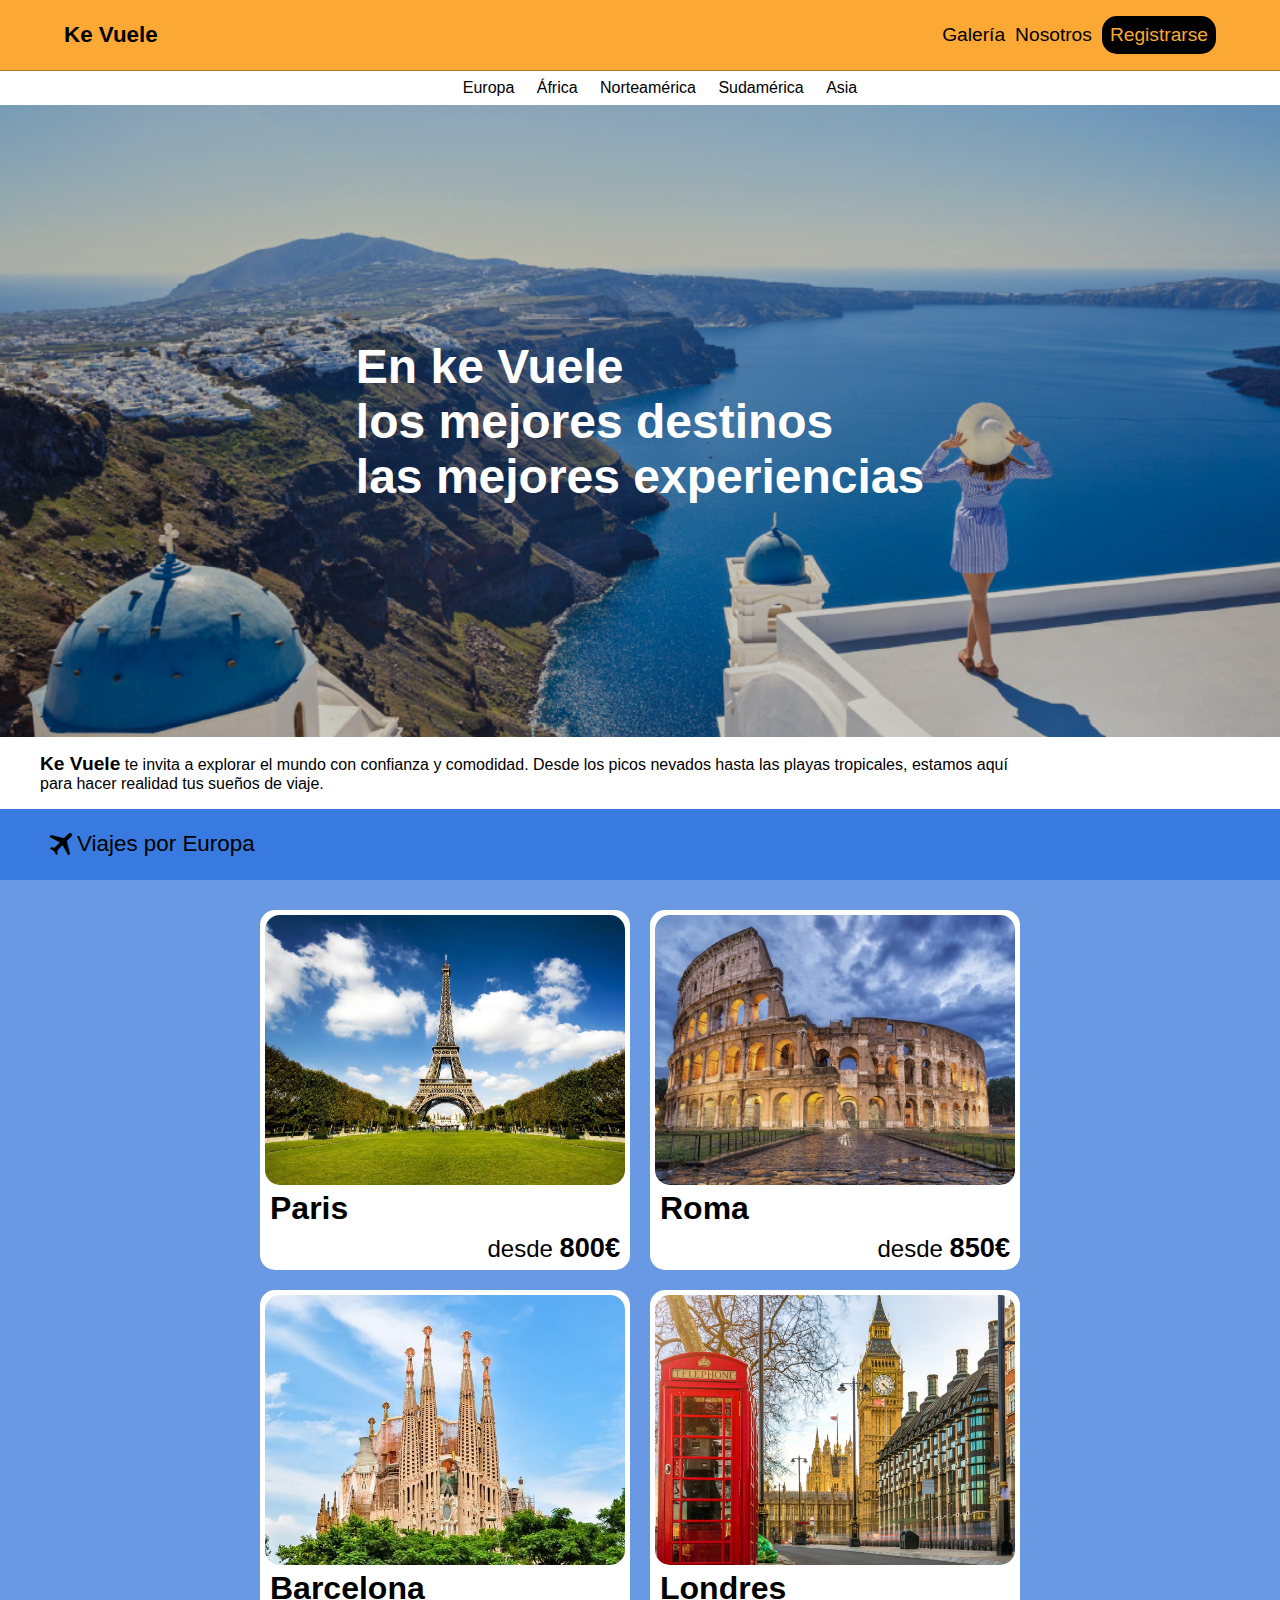
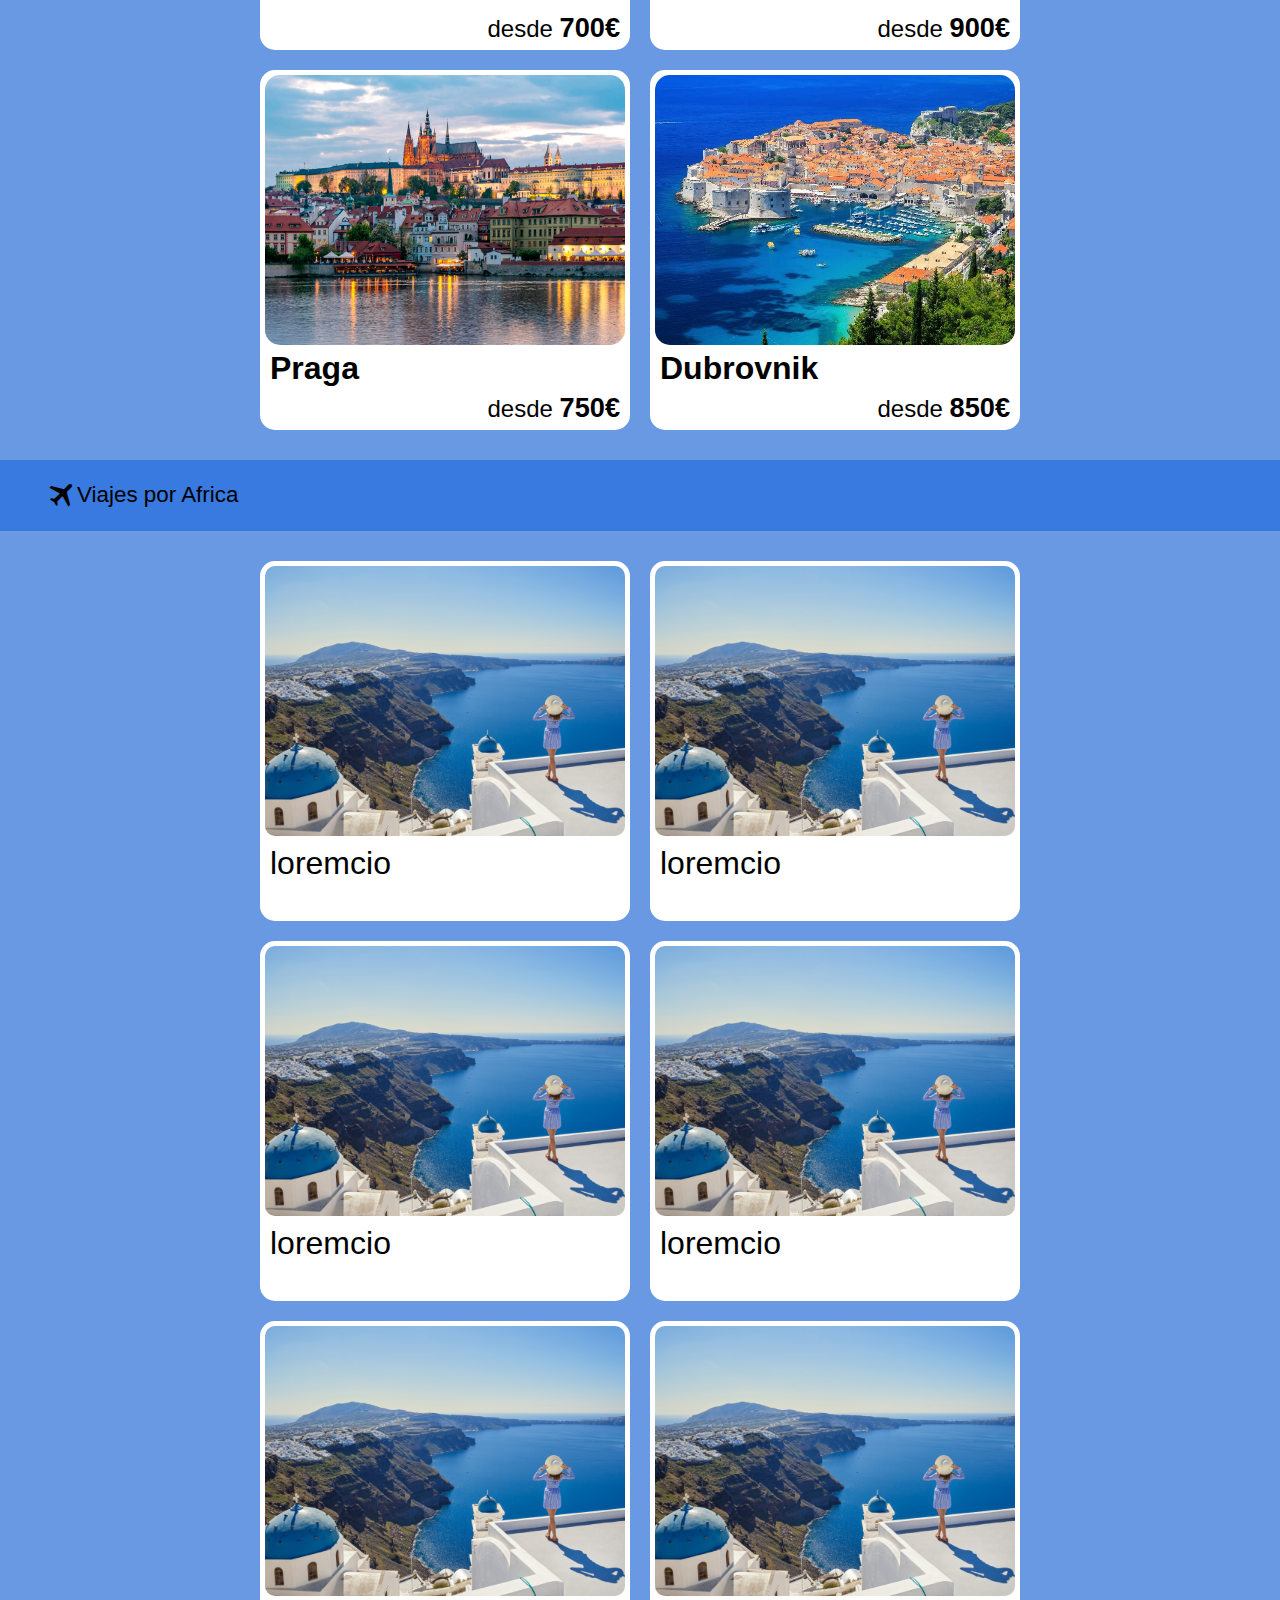
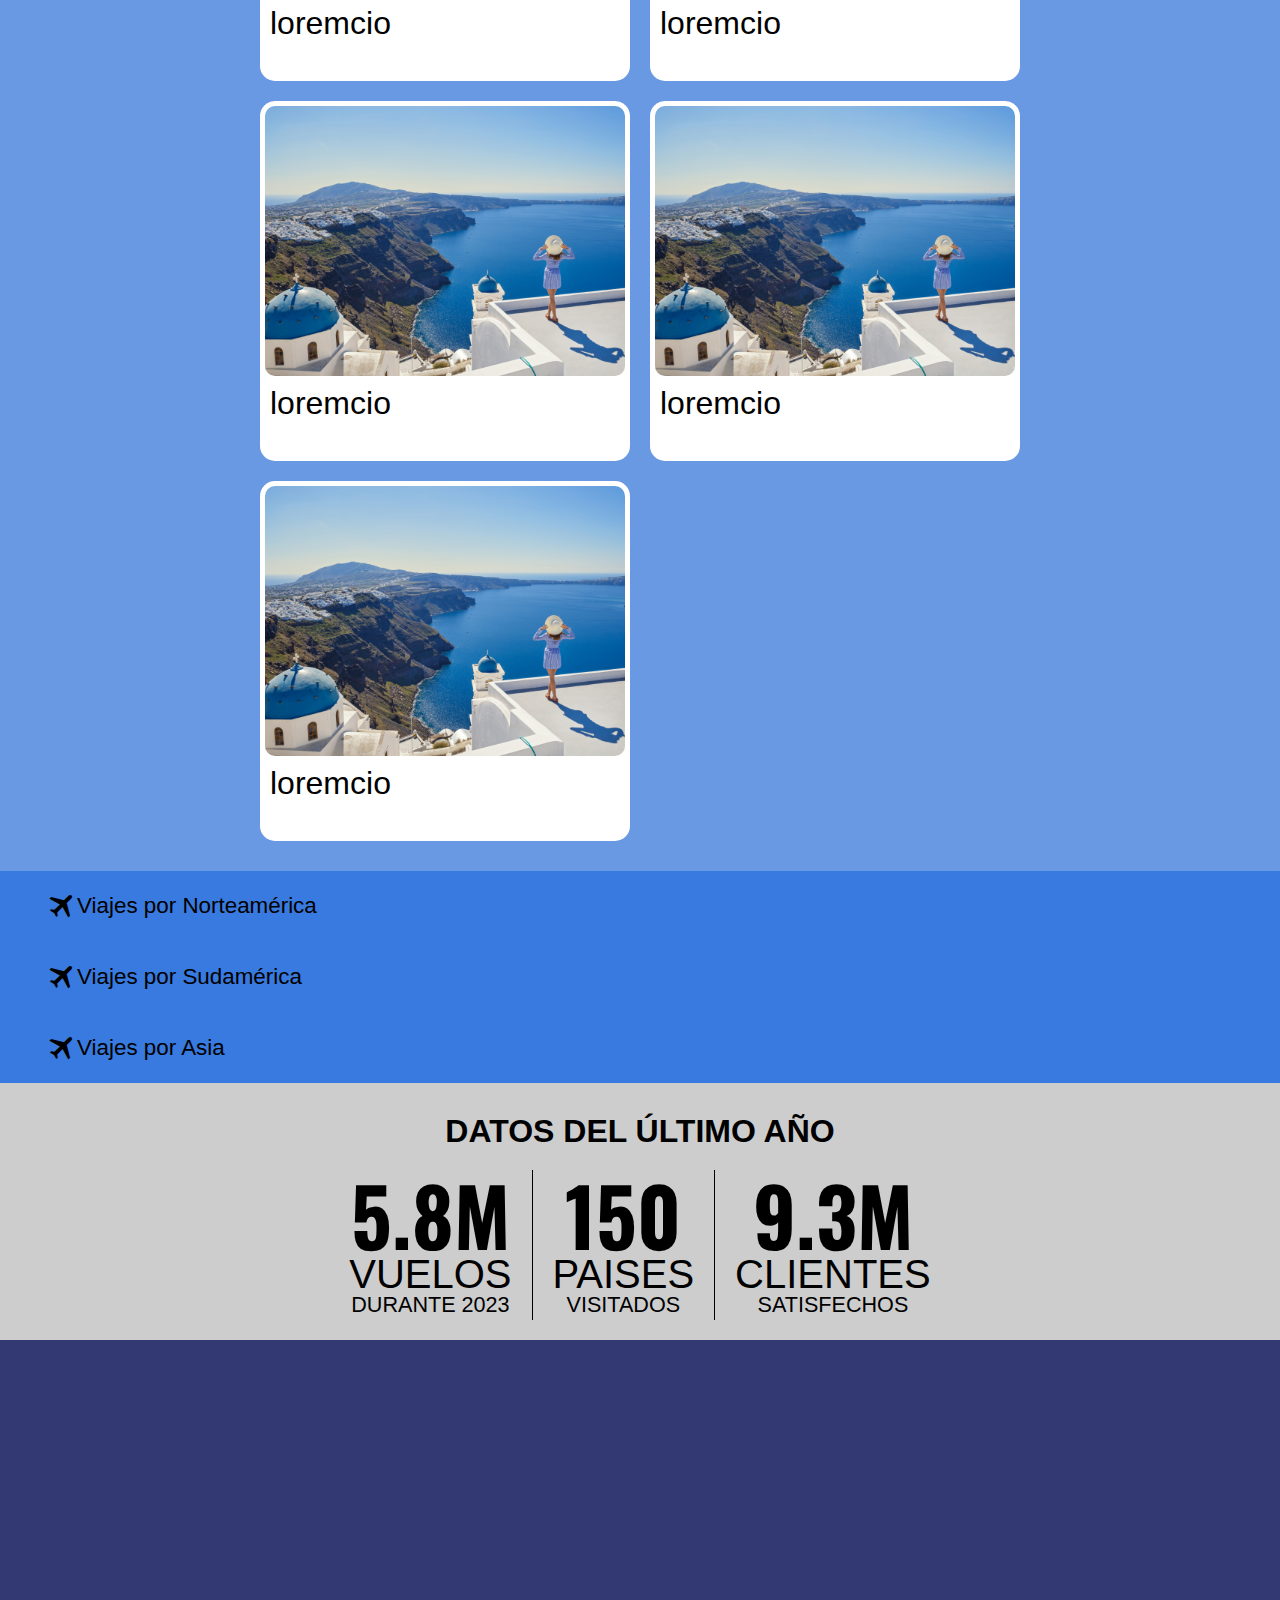
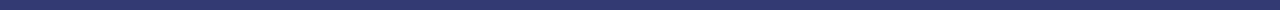
<file: index.html>
<!DOCTYPE html>
<html lang="es">

<head>
    <meta charset="UTF-8">
    <meta name="viewport" content="width=device-width, initial-scale=1.0">
    <link rel="stylesheet" href="index.css">
    <link rel="stylesheet" href="https://fonts.googleapis.com/css2?family=Material+Symbols+Outlined:opsz,wght,FILL,GRAD@24,400,0,0" />
    <link rel="shortcut icon" href="fotos/AgenciaLogo.jpg" type="image/x-icon">
    <meta name="keywords" content="agencia de viajes, viajes, turismo, destinos, aventura, experiencias de viaje, reservas de vuelos, reservas de hoteles, paquetes vacacionales, ofertas de viaje, viajes personalizados, viajes en grupo, tours, viajes de lujo, viajes económicos, exploración, viajes internacionales, viajes nacionales, actividades de ocio, viajes de fin de semana">
    <meta name="description" content="¡Descubre el mundo con Ke Vuele! Desde escapadas de fin de semana hasta aventuras globales, te llevamos a explorar destinos únicos con experiencias inolvidables. Encuentra tu próximo viaje con nosotros y haz realidad tus sueños de aventura y descubrimiento.">
    <meta name="author" content="Jesús Reyes Espejo">

    <meta name="og:title" content="Ke Vuele | Viajes al mejor precio">
    <meta property="og:type" content="website">
    <meta property="og:description" content="agencia de viajes, viajes, turismo, destinos, aventura, experiencias de viaje, reservas de vuelos, reservas de hoteles, paquetes vacacionales, ofertas de viaje, viajes personalizados, viajes en grupo, tours, viajes de lujo, viajes económicos, exploración, viajes internacionales, viajes nacionales, actividades de ocio, viajes de fin de semana">
    <meta property="og:image" content="fotos/AgenciaLogo.jpg">
    <meta property="og:site_name" content="Ke Vuele">
    <title>Ke Vuele | Viajes al mejor precio</title>
</head>

<body>
    <header>
        <div class="navbar">
            <ul>
                <a href="" id="KeViajeLink">
                    <li>Ke Vuele</li>
                </a>
                <a href="" id="apartadosNavbar">
                    <li>Galería</li>
                </a>
                <a href="" id="apartadosNavbar">
                    <li>Nosotros</li>
                </a>
                <a href="" id="logintBtn">
                    <li>Registrarse</li>
                </a>
            </ul>
        </div>
        <div class="secciones">
            <ul>
                <a href="#europa">
                    <li>Europa</li>
                </a>
                <a href="#africa">
                    <li>África</li>
                </a>
                <a href="#">
                    <li>Norteamérica</li>
                </a>
                <a href="#">
                    <li>Sudamérica</li>
                </a>
                <a href="#">
                    <li>Asia</li>
                </a>
            </ul>
        </div>
        <div class="presentacion">
            <div class="presentacionOpaco">
                <h2>En ke Vuele <br> los mejores destinos <br> las mejores experiencias</h2>
            </div>
        </div>
    </header>

    <main>
        <div class="cabecera">
            <div id="textoCabecera">
                <p><span>Ke Vuele</span> te invita a explorar el mundo con confianza y comodidad. Desde los picos nevados hasta las playas tropicales, estamos aquí para hacer realidad tus sueños de viaje.</p>
            </div>
        </div>


        <div id="viajes">

            <div id="tituloViaje">
                <span class="material-symbols-outlined">travel</span>
                <p id="europa">Viajes por Europa</p>
            </div>
            <div>
            <div class="contenedorAux">
                <div class="contendorTarjetas">
                    <div class="tarjeta">
                        <div class="contenedorImgTarjeta">
                            <a href=""><img src="Sitios/Paris1.jpg" alt="something"></a>
                        </div>
                        <p style="font-weight: 600;">Paris</p>
                        <p style="font-size: 1.5rem; text-align: end;">desde <span style="font-weight: 600; font-size: 1.7rem;">800€</span></p>
                    </div>

                    <div class="tarjeta">
                        <div class="contenedorImgTarjeta">
                            <a href=""><img src="Sitios/Roma1.jpeg" alt="something"></a>
                        </div>
                        <p style="font-weight: 600;">Roma</p>
                        <p style="font-size: 1.5rem; text-align: end;">desde <span style="font-weight: 600; font-size: 1.7rem;">850€</span></p>
                    </div>

                    <div class="tarjeta">
                        <div class="contenedorImgTarjeta">
                            <a href=""><img src="Sitios/Barcelona3.jpg" alt="something"></a>
                        </div>
                        <p style="font-weight: 600;">Barcelona</p>
                        <p style="font-size: 1.5rem; text-align: end;">desde <span style="font-weight: 600; font-size: 1.7rem;">700€</span></p>
                    </div>

                    <div class="tarjeta">
                        <div class="contenedorImgTarjeta">
                            <a href=""><img src="Sitios/Londres1.jpg" alt="something"></a>
                        </div>
                        <p style="font-weight: 600;">Londres</p>
                        <p style="font-size: 1.5rem; text-align: end;">desde <span style="font-weight: 600; font-size: 1.7rem;">900€</span></p>
                    </div>

                    <div class="tarjeta">
                        <div class="contenedorImgTarjeta">
                            <a href=""><img src="Sitios/praga1.jpg" alt="something"></a>
                        </div>
                        <p style="font-weight: 600;">Praga</p>
                        <p style="font-size: 1.5rem; text-align: end;">desde <span style="font-weight: 600; font-size: 1.7rem;">750€</span></p>
                    </div>

                    <div class="tarjeta">
                        <div class="contenedorImgTarjeta">
                            <img src="Sitios/Dubrovnik1.jpg" alt="something">
                        </div>
                        <p style="font-weight: 600;">Dubrovnik</p>
                        <p style="font-size: 1.5rem; text-align: end;">desde <span style="font-weight: 600; font-size: 1.7rem;">850€</span></p>
                    </div>

                </div>
                
            </div>

            <div id="tituloViaje">
                <span class="material-symbols-outlined">travel</span>
                <p id="africa">Viajes por Africa</p>
            </div>
            <div class="contenedorAux">
                <div class="contendorTarjetas">
                    <div class="tarjeta">
                        <div>
                            <img src="fotos/PaisajeGrecia2.jpg" alt="something">
                        </div>
                        <p>loremcio</p>
                    </div>

                    <div class="tarjeta">
                        <div>
                            <img src="fotos/PaisajeGrecia2.jpg" alt="something">
                        </div>
                        <p>loremcio</p>
                    </div>

                    <div class="tarjeta">
                        <div>
                            <img src="fotos/PaisajeGrecia2.jpg" alt="something">
                        </div>
                        <p>loremcio</p>
                    </div>

                    <div class="tarjeta">
                        <div>
                            <img src="fotos/PaisajeGrecia2.jpg" alt="something">
                        </div>
                        <p>loremcio</p>
                    </div>

                    <div class="tarjeta">
                        <div>
                            <img src="fotos/PaisajeGrecia2.jpg" alt="something">
                        </div>
                        <p>loremcio</p>
                    </div>

                    <div class="tarjeta">
                        <div>
                            <img src="fotos/PaisajeGrecia2.jpg" alt="something">
                        </div>
                        <p>loremcio</p>
                    </div>

                    <div class="tarjeta">
                        <div>
                            <img src="fotos/PaisajeGrecia2.jpg" alt="something">
                        </div>
                        <p>loremcio</p>
                    </div>

                    <div class="tarjeta">
                        <div>
                            <img src="fotos/PaisajeGrecia2.jpg" alt="something">
                        </div>
                        <p>loremcio</p>
                    </div>

                    <div class="tarjeta">
                        <div>
                            <img src="fotos/PaisajeGrecia2.jpg" alt="something">
                        </div>
                        <p>loremcio</p>
                    </div>
                </div>
            </div>

            <div id="tituloViaje">
                <span class="material-symbols-outlined">travel</span>
                <p>Viajes por Norteamérica</p>
            </div>
            <div class="contendorTarjetas">

            </div>
            
            
            <div id="tituloViaje">
                <span class="material-symbols-outlined">travel</span>
                <p>Viajes por Sudamérica</p>
            </div>
            <div class="contendorTarjetas">

            </div>
            
            
            <div id="tituloViaje">
                <span class="material-symbols-outlined">travel</span>
                <p>Viajes por Asia</p>
            </div>
            <div class="contendorTarjetas">

            </div>
        </div>


        <div class="agradecimientos">
            <div class="gracias">
                <span>DATOS DEL ÚLTIMO AÑO</span>
            </div>
            <div class="factos">
                <div class="info">
                    <p id="numerosMillones">5.8M</p>
                    <p>VUELOS</p>
                    <p style="font-size: 1.35rem;">DURANTE 2023</p>
                </div>
                <div class="barra_vertical"></div>
                <div class="info">
                    <p id="numerosMillones">150</p>
                    <p>PAISES</p>
                    <p style="font-size: 1.35rem;">VISITADOS</p>
                </div>
                <div class="barra_vertical"></div>
                <div class="info">
                    <p id="numerosMillones">9.3M</p>
                    <p>CLIENTES</p>
                    <p style="font-size: 1.35rem;">SATISFECHOS</p>
                </div>
            </div>
        </div>


    </main>

    <footer>
        <br><br><br><br><br>
        <br><br><br><br><br>
        <br><br><br><br><br>
    
    </footer>
</body>

</html>
</file>
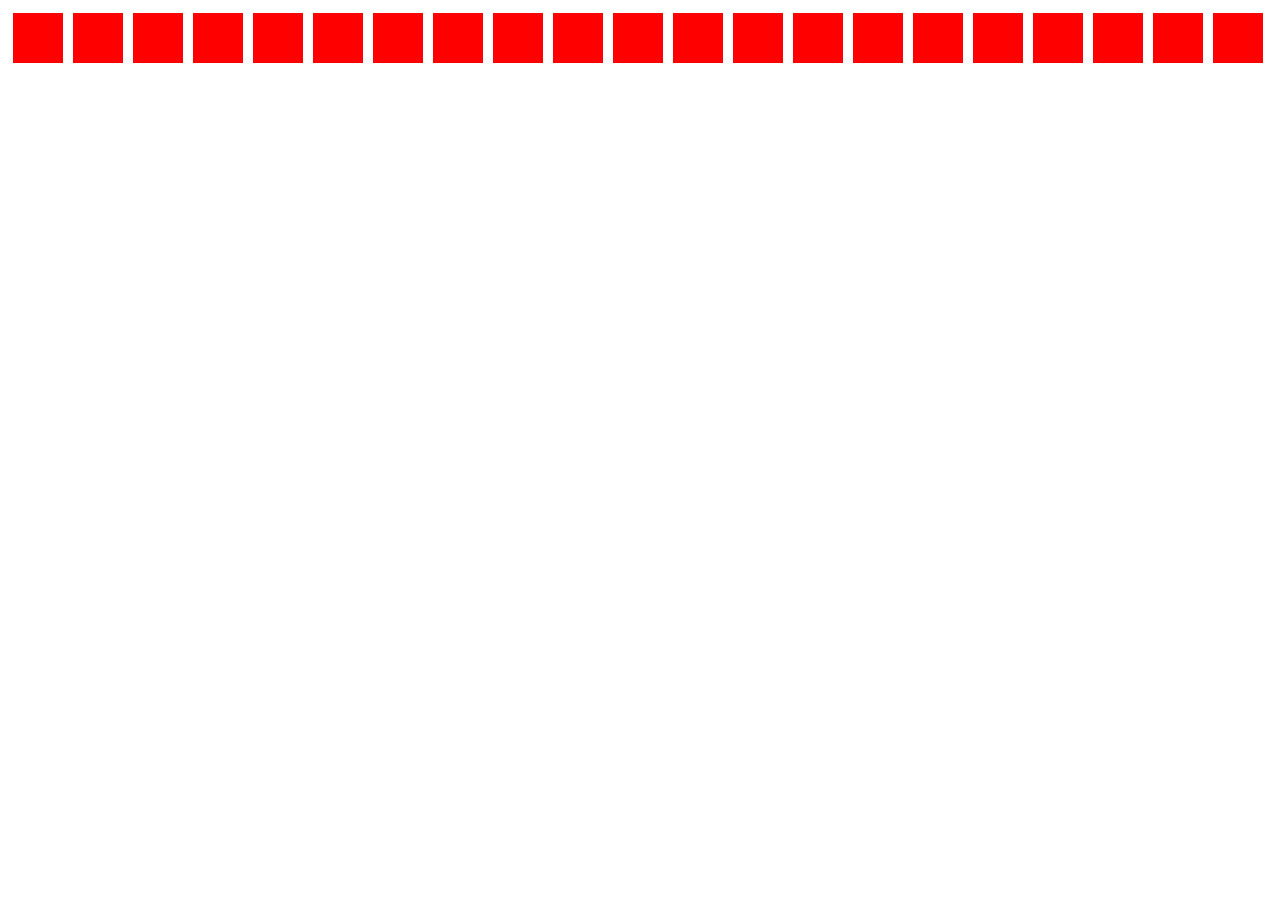
<file: tarjetas/prueba.html>
<!DOCTYPE html>
<html lang="en">

<head>
    <meta charset="UTF-8">
    <meta name="viewport" content="width=device-width, initial-scale=1.0">
    <title>Document</title>
    <style>
        .contenedor {
            display: flex;
        }

        .div-hover {
            width: 50px;
            height: 50px;
            background-color: red;
            /* Cambia esto por el color que desees */
            margin: 5px;
            transition: filter 0.3s ease;
        }

        .div-hover:hover {
            filter: none;
            /* Revertimos el filtro en el elemento sobre el que se hace hover */
        }

        .contenedor:hover .div-hover:not(:hover) {
            filter: saturate(50%);
            /* Aplicamos el filtro de saturación a los elementos que no están siendo apuntados por el cursor */
        }
    </style>
</head>

<body>
    <div class="contenedor">
        <div class="div-hover"></div>
        <div class="div-hover"></div>
        <div class="div-hover"></div>
        <div class="div-hover"></div>
        <div class="div-hover"></div>
        <div class="div-hover"></div>
        <div class="div-hover"></div>
        <div class="div-hover"></div>
        <div class="div-hover"></div>
        <div class="div-hover"></div>
        <div class="div-hover"></div>
        <div class="div-hover"></div>
        <div class="div-hover"></div>
        <div class="div-hover"></div>
        <div class="div-hover"></div>
        <div class="div-hover"></div>
        <div class="div-hover"></div>
        <div class="div-hover"></div>
        <div class="div-hover"></div>
        <div class="div-hover"></div>
        <div class="div-hover"></div>
    </div>
</body>

</html>
</file>
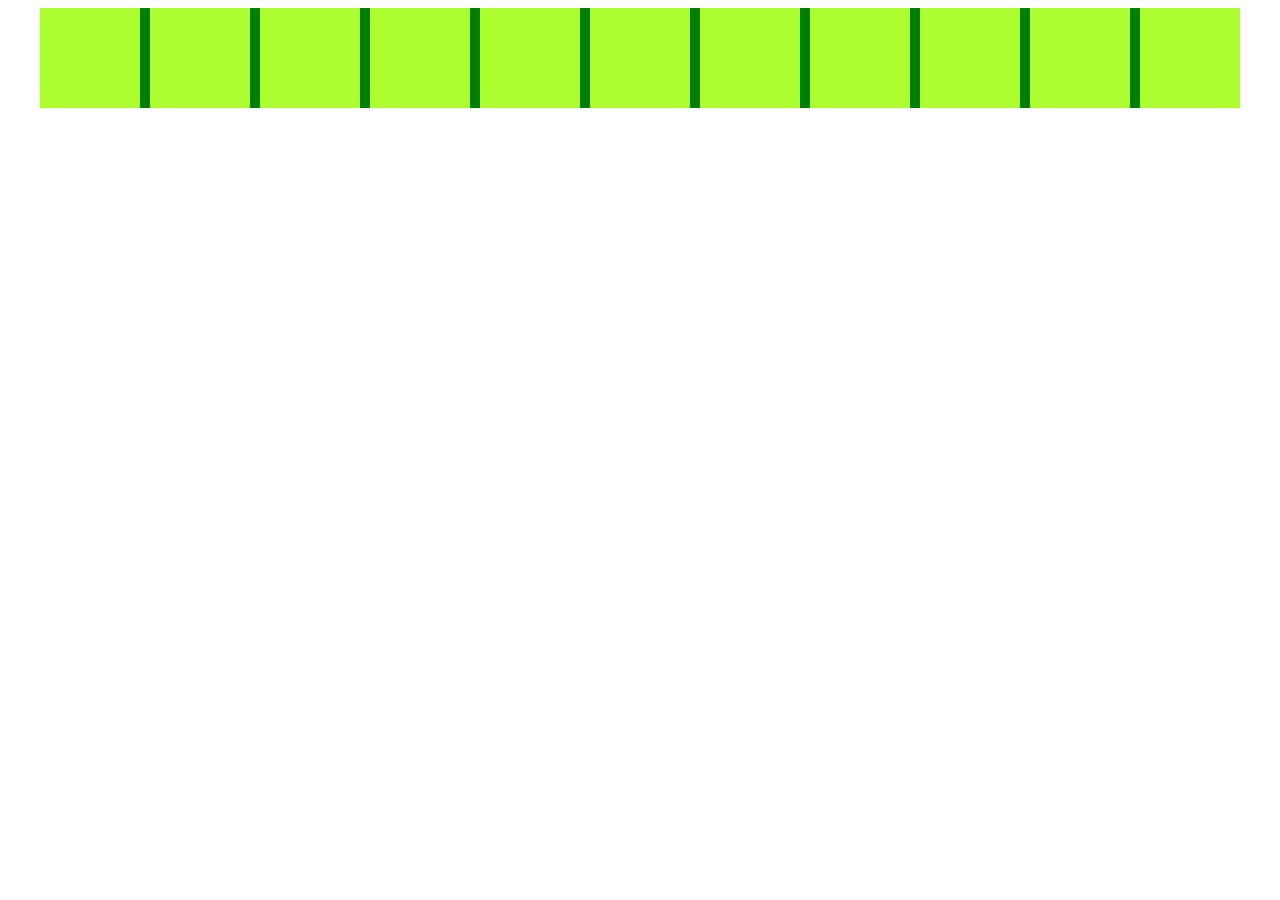
<file: tarjetas/prueba2.html>
<!DOCTYPE html>
<html lang="en">
<head>
    <meta charset="UTF-8">
    <meta name="viewport" content="width=device-width, initial-scale=1.0">
    <title>Document</title>
    <style>
        *{
            box-sizing: border-box;
        }
        #contenedorCajitas{
            max-width: fit-content;
            margin: auto;
            flex-wrap: wrap;
            display: flex;
            gap: 10px;
            justify-content: center;
            background-color: green;
        }
        #c1{
            display: flex;
            gap: 10px;
            justify-content: flex-start;
        }
        #c2{
            display: flex;
            gap: 10px;
            justify-content: flex-start;
            
        }
        #c3{
            display: flex;
            gap: 10px;
            justify-content: flex-start;
        }
        .cajitas{
            width: 100px;
            height: 100px;
            background-color: greenyellow;
        }
    </style>
</head>
<body>
    <div id="contenedorCajitas">
        <div id="c1">
            <div class="cajitas"></div>
            <div class="cajitas"></div>
            <div class="cajitas"></div>
            <div class="cajitas"></div>
        </div>
        <div id="c2">
            <div class="cajitas"></div>
            <div class="cajitas"></div>
            <div class="cajitas"></div>
            <div class="cajitas"></div>
        </div>
        <div id="c3">
            <div class="cajitas"></div>
            <div class="cajitas"></div>
            <div class="cajitas"></div>
        </div>
    </div>
</body>
</html>
</file>
<file: index.css>
@import url('https://fonts.googleapis.com/css2?family=Oswald:wght@200..700&display=swap');
body {
    font-family: sans-serif;
    margin: 0;
    padding: 0;
    box-sizing: border-box;
}

.navbar {
    background-color: #FBA834;
    border-bottom: solid 1px #0000004a;
    position: sticky;
}

.navbar ul {
    max-width: 1500px;
    padding: 1rem;
    margin: 0;
    display: flex;
    list-style: none;
    flex-direction: row;
    justify-content: flex-end;
    gap: 10px;
    align-items: center;
    padding-left: 5%;
    padding-right: 5%;
    margin: auto;
}

.navbar ul a {
    color: black;
    text-decoration: none;
    font-size: 1.2rem;
}

#KeViajeLink {
    margin-right: auto;
    font-size: 1.4rem;
    font-weight: 600;
}

#logintBtn {
    background-color: #000;
    color: #FBA834;
    padding: 0.5rem;
    border-radius: 15px;
}

.secciones ul {
    margin: 0;
    display: flex;
    flex-direction: row;
    justify-content: center;
    background-color: #fff;
    align-items: center;
    list-style: none;
}

.secciones ul a {
    color: black;
    text-decoration: none;
    font-size: 1rem;
    padding: 0.5rem;
    padding-left: 0.7rem;
    padding-right: 0.7rem;
}

.secciones ul a:hover {
    transition: 0.25s;
    box-shadow: inset 0 -2px 0 #000;
}

#apartadosNavbar:hover {
    transition: 0.25s;
    box-shadow: 0 2px 0 #000;
}

.presentacion {
    margin: 0;
    padding: 0;
    background-image: url(fotos/PaisajeGrecia2.jpg);
    background-size: cover;
    background-position: center;
}

.presentacionOpaco {
    margin: 0;
    padding: 0;
    background-color: #0000002c;
    height: 600px;
    display: flex;
    justify-content: center;
    align-items: center;
    color: #fff;
    font-size: 2rem;
    padding: 1rem;
}

.cabecera {
    background-color: #fff;
    padding: 1rem;
    font-size: 1rem;
    font-weight: 400;
    display: flex;
    align-items: center;
}

.cabecera span{
    font-size: 1.2rem;
    font-weight: 600;
}

#textoCabecera{
    margin: auto;
    width: 1200px;
    padding: 0;
}

#textoCabecera p{
    padding-left: 2%;
    max-width: 1000px;
    margin: 0;
    padding: 0;
}

#numerosMillones{
    font-family: "Oswald",sans-serif;
    font-size: 5rem;
    font-weight: 700;
    margin: 0;
    padding: 0;
}

.factos{
    background-color: #cdcdcd;
    display: flex;
    flex-direction: row;
    height: fit-content;
    align-items: center;
    justify-content: center;
    gap: 20px;
    padding: 20px;
}
.info{
    line-height: 1;
    width: fit-content;
}
.info p{
    margin: 0;
    padding: 0;
    font-size: 2.5rem;
    text-align: center;
}

.barra_vertical{
    background-color: #000;
    width: 1px;
    height: 150px;
}

.agradecimientos{
    margin-top: 0;
    background-color: #cdcdcd;
}
.gracias{
    background-color: #cdcdcd;
    font-size: 2rem;
    margin: 0;
    padding: 0;
    text-align: center;
    padding-top: 30px;
    font-weight: 600;
}

#viajes{
    background-color: #387ADF;
}

#tituloViaje{
    display: flex;
    flex-direction: row;
    align-items: center;
    font-size: 1.4rem;
    max-width: 1200px;
    margin: auto;
    padding-left: 10px;
}

#tituloViaje span{
    font-size: 2rem;
}


.contenedorAux{
    background-color: #6999E3;
    padding-top: 30px;
    padding-bottom: 30px;
}   

.contendorTarjetas{
    max-width: 1200px;
    margin: auto;
    display: flex;
    flex-direction: row;
    flex-wrap: wrap;
    gap: 20px;
    align-items: center;
    justify-content:center;
}

.tarjeta{
    box-sizing: border-box;
    background-color: #fff;
    width: 370px;
    height: 360px;
    padding: 5px;
    border-radius: 15px;
}

.tarjeta img{
    width: 360px;
    height: 270px;
    object-fit: cover;
    border-radius: 10px;
}

.tarjeta img:hover{
    scale: 1.3;
    transition: .3s ease;
}

.contenedorImgTarjeta{
    width: 360px;
    height: 270px;
    overflow: hidden;
    border-radius: 15px;
}

.tarjeta p{
    font-size: 2rem;
    margin: 5px;
    padding: 0;
}

footer{
    background-color: #333A73;
}


@media screen and (max-width: 650px){
    .factos{
        flex-direction: column;
        gap: 50px;
    }
    .barra_vertical{
        display: none;
    }
    
}

@media screen and (max-width: 620px){
    .secciones ul{
        flex-direction: column;
        align-items: flex-start;
        padding: 0.5rem;
    }    
    .secciones ul a{
        width: 150px;
        margin-bottom: 0.3rem;
    }
}

@media screen and (max-width: 1300px){
    .contendorTarjetas{
        max-width: 760px;
        margin: auto;
        justify-content: flex-start;
    }
}

@media screen and (max-width: 820px){
    .contendorTarjetas{
        max-width: 400px;
        margin: auto;
        justify-content: center;
    }
    #tituloViaje{
        justify-content: center;
    }
}
</file>
